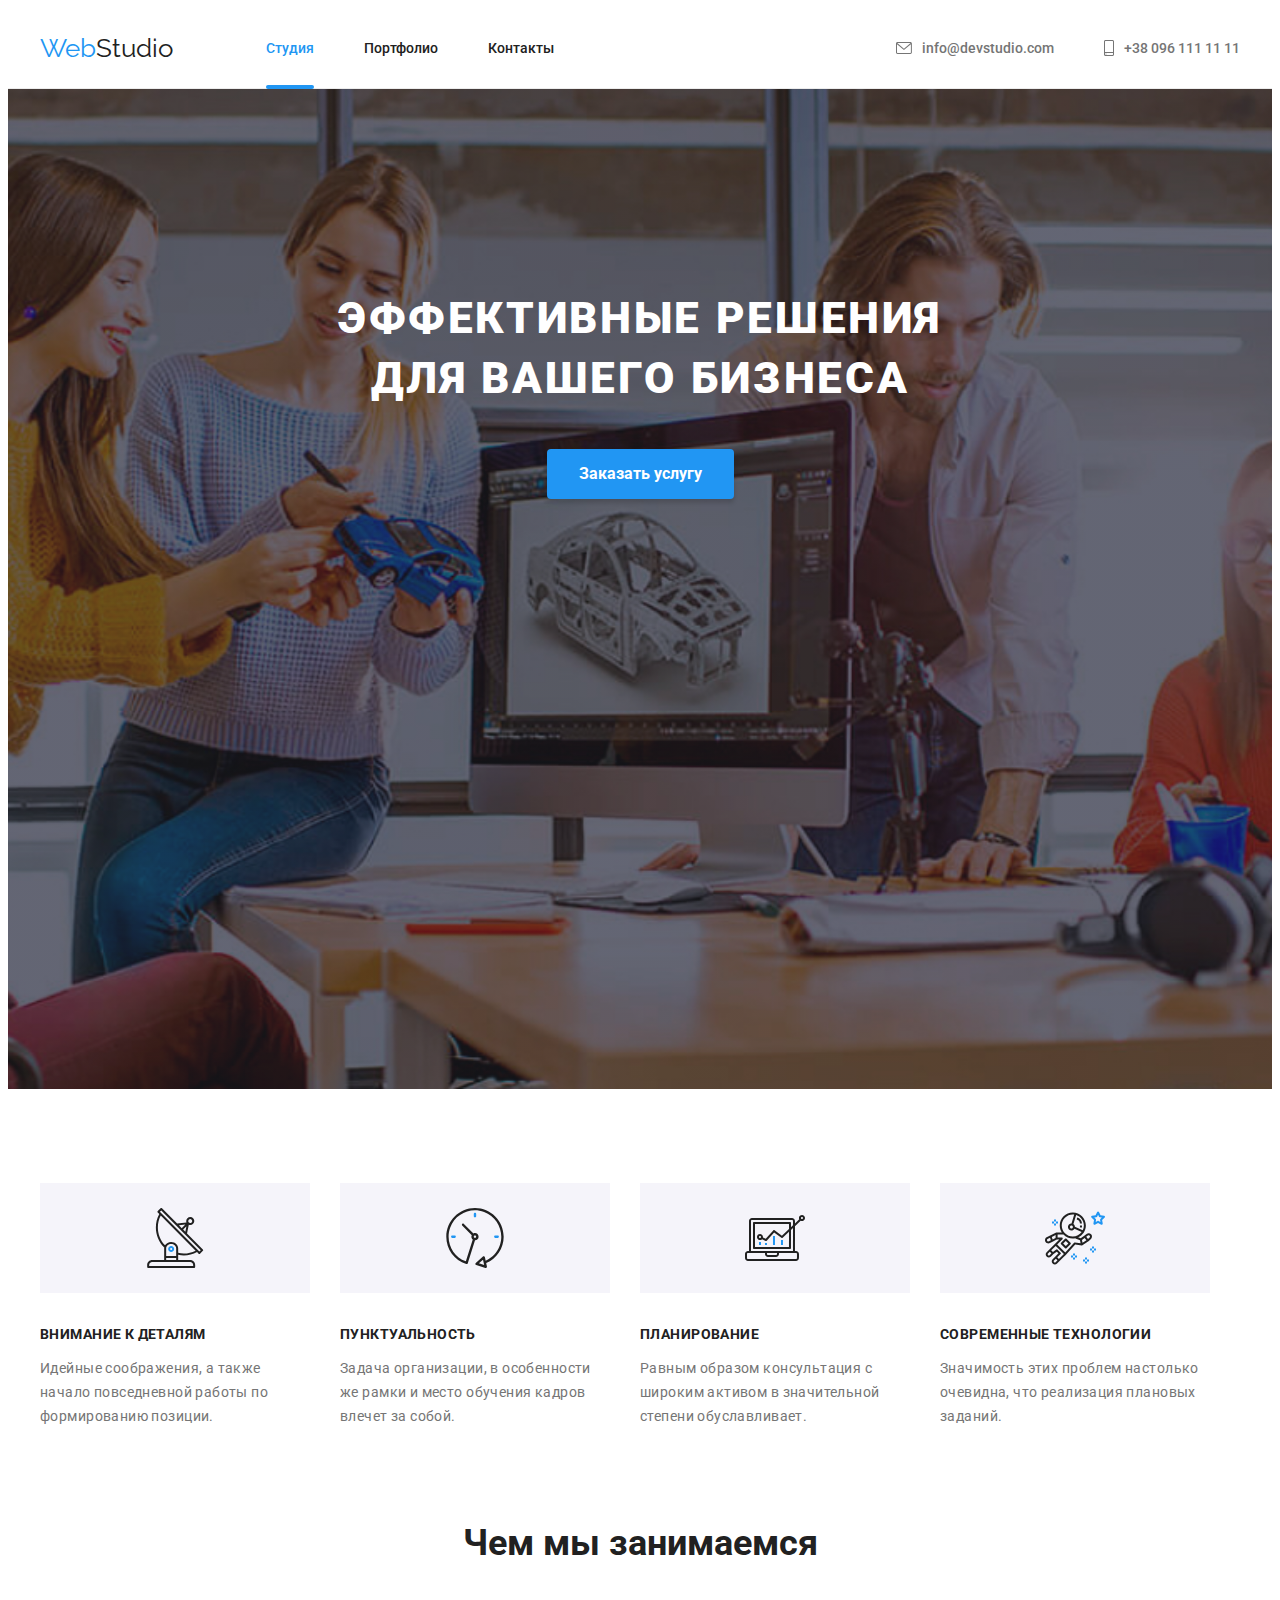
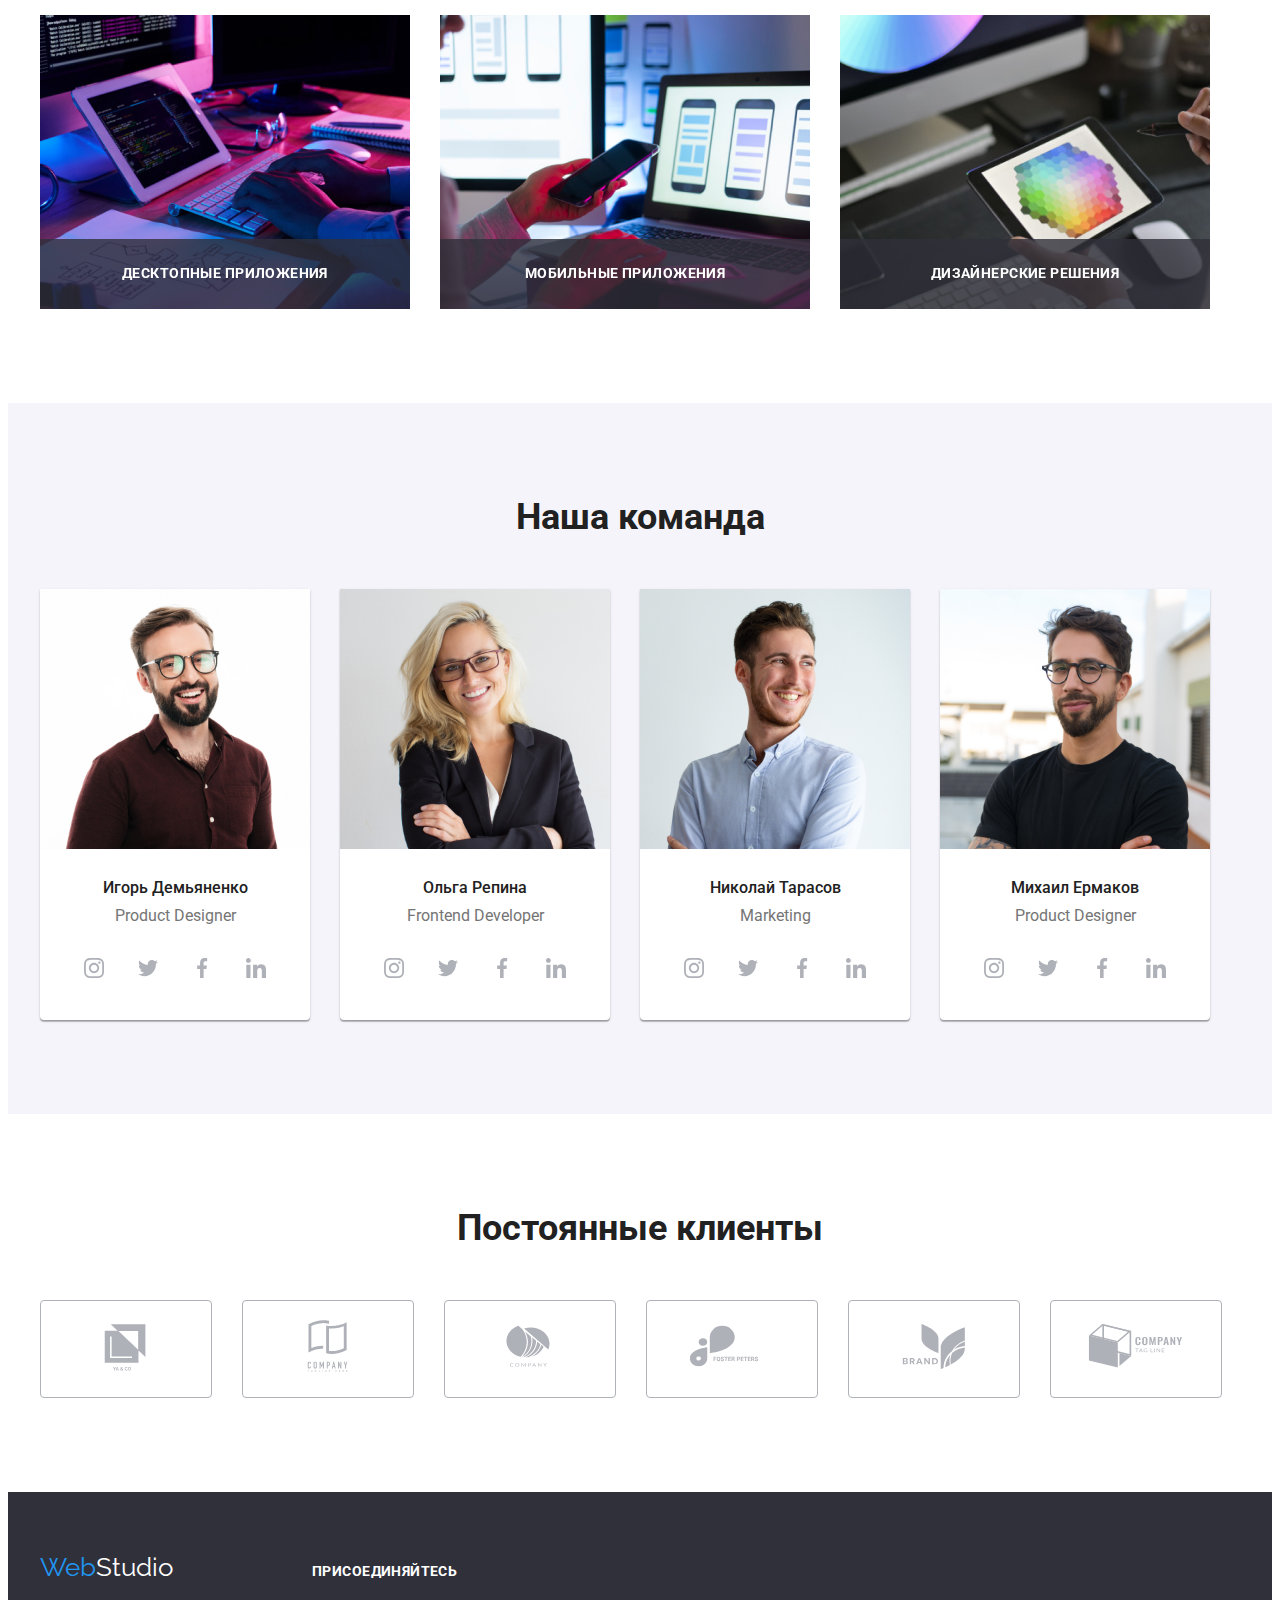
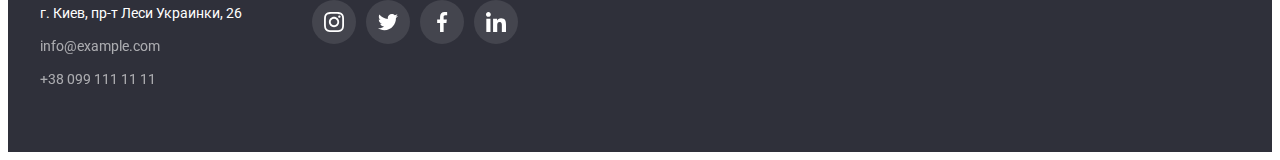
<file: index.html>
<!DOCTYPE html>
<html lang="ru">

<head>
    <meta charset="UTF-8">
    <meta http-equiv="X-UA-Compatible" content="IE=edge">
    <meta name="viewport" content="width=device-width, initial-scale=1.0">
    <title>Web Studio</title>
    <link rel="preconnect" href="https://fonts.googleapis.com">
    <link rel="preconnect" href="https://fonts.gstatic.com" crossorigin>
    <link
        href="https://fonts.googleapis.com/css2?family=Raleway:wght@700&family=Roboto:wght@400;500;700;900&display=swap"
        rel="stylesheet">
    <link rel="stylesheet" href="https://cdnjs.cloudflare.com/ajax/libs/modern-normalize/1.1.0/modern-normalize.min.css"
        integrity="sha512-wpPYUAdjBVSE4KJnH1VR1HeZfpl1ub8YT/NKx4PuQ5NmX2tKuGu6U/JRp5y+Y8XG2tV+wKQpNHVUX03MfMFn9Q=="
        crossorigin="anonymous" referrerpolicy="no-referrer" />
    <link rel="stylesheet" href="./CSS/styles.css" />
</head>

<body>
    <!--Шапка-->
    <header class="header">
        <div class="header-top container">
        <nav class="main-nav">
            <a href="./index.html" class="logo-hd">Web<span class="logo-hd-half">Studio</span></a>
            <ul class="nav list">
                <li class="item"><a class="nav-li current link" href="./index.html">Студия</a></li>
                <li class="item"><a class="nav-li link" href="./portfolio.html">Портфолио</a></li>
                <li class="item"><a class="nav-li link" href="">Контакты</a></li>
            </ul>
        </nav>
        <ul class="address list">
                <li class="item">
                    <a class="address-li link" href="mailto:info@devstudio.com">
                    <svg class="icon-envelope" width="16" height="12">
                        <use href="./images/icons.svg#icon-envelope"></use>
                    </svg>
                    info@devstudio.com</a>
                </li>

                <li class="item">
                    <a class="address-li link" href="tel:+380961111111">
                    <svg class="icon-smartphone" width="10" height="16">
                        <use href="./images/icons.svg#icon-smartphone"></use>
                    </svg>
                    +38 096 111 11 11</a>
                </li>
        </ul>
        </div>
    </header>

    <!--Основа-->
    
    <main>
        <!--Суть и Кнопка-->
        <section class="hero overlay">
            <h1 class="hero-title">Эффективные решения для вашего бизнеса</h1>
            
            <button class="button" type="button" data-modal-open>Заказать услугу</button>
                <div class="backdrop is-hidden" data-modal>
                    <div class="modal">
                        <button type="button" class="icon-close" data-modal-close>
                            <svg class="icon-close-logo">
                                <use href="./images/symbol-defs.svg#icon-close"></use>
                            </svg>
                        </button>
                    </div>
                </div>
                
        </section>
        <!--Особенности-->
        <section class="descr-features">
            <div class="container">
                <h2 class="visually-hidden">Особенности</h2>
                <ul class="features list">
                    <li class="item">
                        <div class="icon-log-desc">
                            <svg class="icon-logo" width="70" height="70">
                                <use href="./images/icons.svg#icon-antena"></use>
                            </svg>
                        </div>
                        <h3 class="title">Внимание к деталям</h3>
                        <p>Идейные соображения, а также начало повседневной работы по формированию позиции.</p>
                    </li>
                    <li class="item">
                        <div class="icon-log-desc">
                            <svg class="icon-logo" width="70" height="70">
                                <use href="./images/icons.svg#icon-clock1"></use>
                            </svg>
                        </div>
                        <h3 class="title">Пунктуальность</h3>
                        <p>Задача организации, в особенности же рамки и место обучения кадров влечет за собой.</p>
                    </li>
                    <li class="item">
                        <div class="icon-log-desc">
                            <svg class="icon-logo" width="70" height="70">
                                <use href="./images/icons.svg#icon-diagram1"></use>
                            </svg>
                        </div>
                        <h3 class="title">Планирование</h3>
                        <p>Равным образом консультация с широким активом в значительной степени обуславливает.</p>
                    </li>
                    <li class="item">
                        <div class="icon-log-desc">
                            <svg class="icon-logo" width="70" height="70">
                                <use href="./images/icons.svg#icon-astronaut1"></use>
                            </svg>
                        </div>
                        <h3 class="title">Современные технологии</h3>
                        <p>Значимость этих проблем настолько очевидна, что реализация плановых заданий.</p>
                    </li>
                </ul>
            </div>
        </section>

        <!--Чем мы занимаемся-->
        
        <section class="descr-gallery">
            <div class="container">
                <h2 class="section-title">Чем мы занимаемся</h2>
                <ul class="gallery list">
                    <li class="item">
                        <div class="box-descr">
                        <img src="./images/box-1.jpg" alt="Планшет" width="370">
                        <div class="overlay-descr">
                        <p class="overlay-descr-text">Десктопные приложения</p>
                        </div>
                        </div>
                    </li>
                    <li class="item">
                        <div class="box-descr">
                         <img src="./images/box-2.jpg" alt="Телефон и клава" width="370">
                        <div class="overlay-descr">
                        <p class="overlay-descr-text">Мобильные приложения</p>
                        </div>
                        </div>
                    </li>
                    <li class="item">
                        <div class="box-descr">
                        <img src="./images/box-3.jpg" alt="Планшет и клава" width="370">
                        <div class="overlay-descr">
                        <p class="overlay-descr-text">Дизайнерские решения</p>
                        </div>
                        </div>
                    </li>
                </ul>
            </div>
        </section>

        <!--Команда-->
        
        <section class="descr-team">
            <div class="container">
                <h2 class="team-title">Наша команда</h2>
                <ul class="team-list">
                    <li class="team-shadow"><img src="./images/photo-4.jpg" alt="Игорь Демьяненко" width="270">
                        <div class="member-box">
                        <h3 class="name"> Игорь Демьяненко</h3>
                        <p class="team-disc">Product Designer</p>
                        <ul class="social">
                            <li class="social-item">
                                <a class="social-link" href="#">
                                    <svg class="social-icon">
                                        <use href="./images/icons.svg#icon-instagram"></use>
                                    </svg>
                                </a>
                            </li>
                            <li class="social-item">
                                <a class="social-link" href="#">
                                    <svg class="social-icon">
                                        <use href="./images/icons.svg#icon-twitter1"></use>
                                    </svg>
                                </a>
                            </li>
                            <li class="social-item">
                                <a class="social-link" href="#">
                                    <svg class="social-icon">
                                        <use href="./images/icons.svg#icon-facebook"></use>
                                    </svg>
                                </a>
                            </li>
                            <li class="social-item">
                                <a class="social-link" href="#">
                                    <svg class="social-icon">
                                        <use href="./images/icons.svg#icon-linkedin"></use>
                                    </svg>
                                </a>
                            </li>
                        </ul>
                        </div>
                    </li>
                    <li class="team-shadow"><img src="./images/photo-1.jpg" alt="Ольга Репина" width="270">
                        <div class="member-box">
                        <h3 class="name"> Ольга Репина</h3>
                        <p class="team-disc">Frontend Developer</p>
                        <ul class="social">
                            <li class="social-item">
                                <a class="social-link" href="#">
                                    <svg class="social-icon">
                                        <use href="./images/icons.svg#icon-instagram"></use>
                                    </svg>
                                </a>
                            </li>
                            <li class="social-item">
                                <a class="social-link" href="#">
                                    <svg class="social-icon">
                                        <use href="./images/icons.svg#icon-twitter1"></use>
                                    </svg>
                                </a>
                            </li>
                            <li class="social-item">
                                <a class="social-link" href="#">
                                    <svg class="social-icon">
                                        <use href="./images/icons.svg#icon-facebook"></use>
                                    </svg>
                                </a>
                            </li>
                            <li class="social-item">
                                <a class="social-link" href="#">
                                    <svg class="social-icon">
                                        <use href="./images/icons.svg#icon-linkedin"></use>
                                    </svg>
                                </a>
                            </li>
                        </ul>
                        </div>
                    </li>
                    <li class="team-shadow"><img src="./images/photo-2.jpg" alt="Николай Тарасов" width="270">
                        <div class="member-box">
                        <h3 class="name"> Николай Тарасов</h3>
                        <p class="team-disc">Marketing</p>
                        <ul class="social">
                            <li class="social-item">
                                <a class="social-link" href="#">
                                    <svg class="social-icon">
                                        <use href="./images/icons.svg#icon-instagram"></use>
                                    </svg>
                                </a>
                            </li>
                            <li class="social-item">
                                <a class="social-link" href="#">
                                    <svg class="social-icon">
                                        <use href="./images/icons.svg#icon-twitter1"></use>
                                    </svg>
                                </a>
                            </li>
                            <li class="social-item">
                                <a class="social-link" href="#">
                                    <svg class="social-icon">
                                        <use href="./images/icons.svg#icon-facebook"></use>
                                    </svg>
                                </a>
                            </li>
                            <li class="social-item">
                                <a class="social-link" href="#">
                                    <svg class="social-icon">
                                        <use href="./images/icons.svg#icon-linkedin"></use>
                                    </svg>
                                </a>
                            </li>
                        </ul>
                        </div>
                    </li>
                    <li class="team-shadow"><img src="./images/photo-3.jpg" alt="Михаил Ермаков" width="270">
                        <div class="member-box">
                        <h3 class="name"> Михаил Ермаков</h3>
                        <p class="team-disc">Product Designer</p>
                        <ul class="social">
                            <li class="social-item">
                                <a class="social-link" href="#">
                                    <svg class="social-icon">
                                        <use href="./images/icons.svg#icon-instagram"></use>
                                    </svg>
                                </a>
                            </li>
                            <li class="social-item">
                                <a class="social-link" href="#">
                                    <svg class="social-icon">
                                        <use href="./images/icons.svg#icon-twitter1"></use>
                                    </svg>
                                </a>
                            </li>
                            <li class="social-item">
                                <a class="social-link" href="#">
                                    <svg class="social-icon">
                                        <use href="./images/icons.svg#icon-facebook"></use>
                                    </svg>
                                </a>
                            </li>
                            <li class="social-item">
                                <a class="social-link" href="#">
                                    <svg class="social-icon">
                                        <use href="./images/icons.svg#icon-linkedin"></use>
                                    </svg>
                                </a>
                            </li>
                        </ul>
                        </div>
                    </li>
                </ul>
            </div>
        </section>

    <!--Клиенты-->
        <section class="descr-clients">
            <div class="container">
                <h2 class="clients-title">Постоянные клиенты</h2>
                    <ul class="clients-list">
                        <li class="clients-li item">
                        <a href="#" class="clients-link link">
                            <svg class="icon-logo" width="106" height="60">
                                <use href="./images/icons.svg#icon-Logo"></use>
                            </svg>
                        </a>
                        </li>
                        <li class="clients-li item">
                        <a href="#" class="clients-link link">
                            <svg class="icon-logo" width="106" height="60">
                                <use href="./images/icons.svg#icon-Logo1"></use>
                            </svg>
                            </a>
                        </li>
                        <li class="clients-li item">
                        <a href="#" class="clients-link link">
                            <svg class="icon-logo" width="106" height="60">
                                <use href="./images/icons.svg#icon-Logo2"></use>
                            </svg>
                            </a>
                        </li>
                        <li class="clients-li item">
                        <a href="#" class="clients-link link">
                            <svg class="icon-logo" width="106" height="60">
                                <use href="./images/icons.svg#icon-Logo3"></use>
                            </svg>
                            </a>
                        </li>
                        <li class="clients-li item">
                        <a href="#" class="clients-link link">
                            <svg class="icon-logo" width="106" height="60">
                                <use href="./images/icons.svg#icon-Logo4"></use>
                            </svg>
                            </a>
                        </li>
                        <li class="clients-li item">
                        <a href="#" class="clients-link link">
                            <svg class="icon-logo" width="106" height="60">
                                <use href="./images/icons.svg#icon-Logo5"></use>
                            </svg>
                            </a>
                        </li>

                    </ul>
            </div>
        </section>
    </main>

    <!--Футтер-->
    
    <footer class="footer">
        <div class="container footer-content">
            <div>
            <a class="logo-ft link" href="/">Web<span class="logo-ft-half">Studio</span></a>
                <address>
                 <p class="address-fiz">г. Киев, пр-т Леси Украинки, 26</p>
                    <ul class="address-foot list">
                        <li class="item"><a class="foot-li link" href="mailto:info@example.com">info@example.com</a></li>
                        <li class="item"><a class="foot-li link" href="tel:+380991111111">+38 099 111 11 11</a></li>
                    </ul>
                </address>
            </div>
            <div class="join-content">
                <p class="join">Присоединяйтесь</p>
                <ul class="join-list list">
                    <li class="item"><a class="join-link link" href="#">
                                <svg class="join-link-icon">
                                    <use href="./images/icons.svg#icon-instagram"></use>
                                </svg>
                        </a>
                    </li>
                    <li class="item"><a class="join-link link" href="#">
                            <svg class="join-link-icon">
                                    <use href="./images/icons.svg#icon-twitter1"></use>
                                </svg>
                             </a>
                    </li>
                    <li class="item"><a class="join-link link" href="#">
                            <svg class="join-link-icon">
                                    <use href="./images/icons.svg#icon-facebook"></use>
                                </svg>
                             </a>
                    </li>
                    <li class="item"><a class="join-link link" href="#">
                            <svg class="join-link-icon">
                                    <use href="./images/icons.svg#icon-linkedin"></use>
                                </svg>
                            </a>
                    </li>
                </ul>
            </div>
        </div>
    </footer>
    <script src="./js/modal.js"></script>
</body>

</html>
</file>
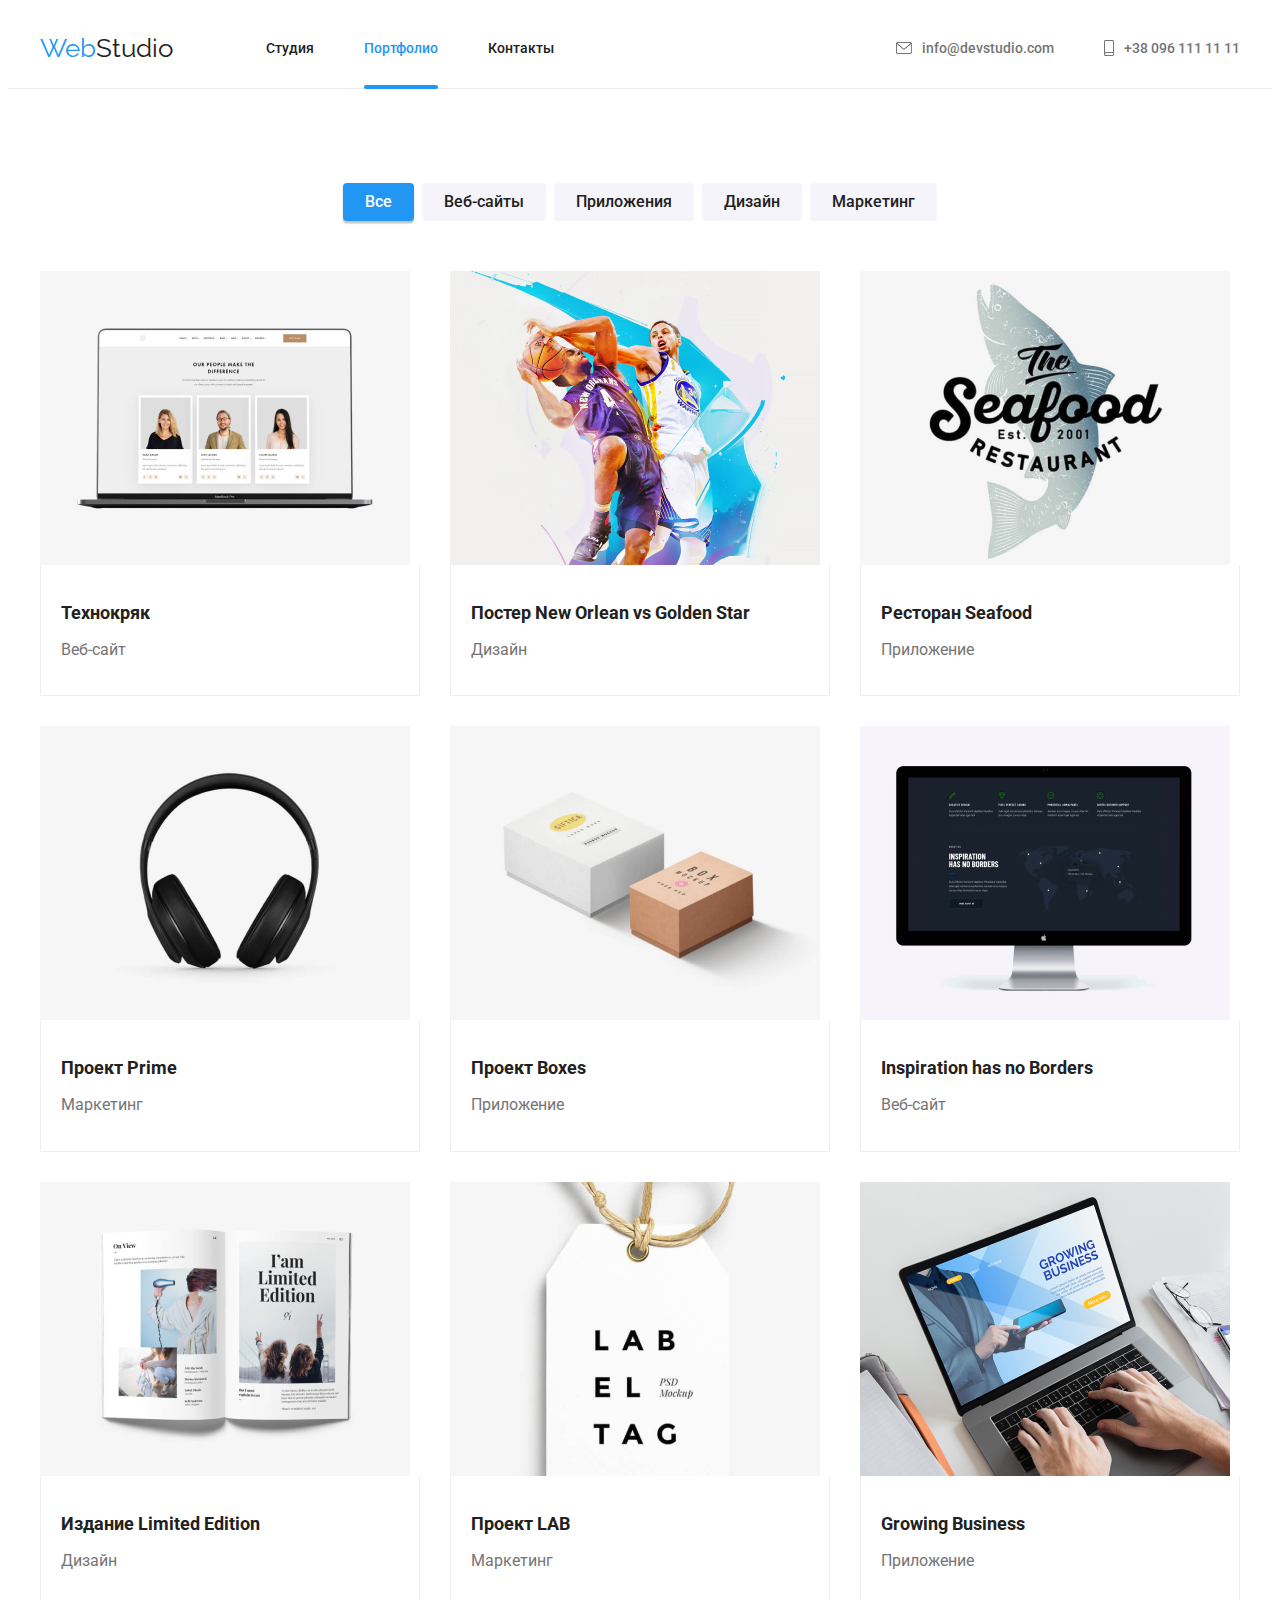
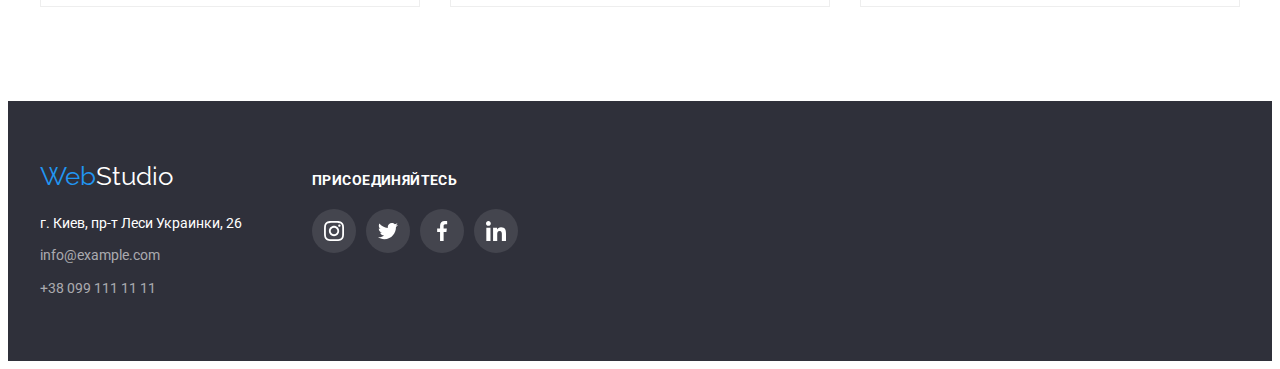
<file: portfolio.html>
<!DOCTYPE html>
<html lang="ru">

<head>
    <meta charset="UTF-8">
    <meta http-equiv="X-UA-Compatible" content="IE=edge">
    <meta name="viewport" content="width=device-width, initial-scale=1.0">
    <title>Portfolio</title>
    <link rel="preconnect" href="https://fonts.googleapis.com">
    <link rel="preconnect" href="https://fonts.gstatic.com" crossorigin>
    <link
        href="https://fonts.googleapis.com/css2?family=Raleway:wght@700&family=Roboto:wght@400;500;700;900&display=swap"
        rel="stylesheet">
    <link rel="stylesheet" href="https://cdnjs.cloudflare.com/ajax/libs/modern-normalize/1.1.0/modern-normalize.min.css"
        integrity="sha512-wpPYUAdjBVSE4KJnH1VR1HeZfpl1ub8YT/NKx4PuQ5NmX2tKuGu6U/JRp5y+Y8XG2tV+wKQpNHVUX03MfMFn9Q=="
        crossorigin="anonymous" referrerpolicy="no-referrer" />
    <link rel="stylesheet" href="./CSS/styles.css">
</head>

<body>
    

    <!--Шапка-->
    <header class="header">
        <div class="header-top container">
            <nav class="main-nav">
                <a href="./index.html" class="logo-hd">Web<span class="logo-hd-half">Studio</span></a>
                <ul class="nav list">
                    <li class="item"><a class="nav-li link" href="./index.html">Студия</a></li>
                    <li class="item"><a class="nav-li current link" href="./portfolio.html">Портфолио</a></li>
                    <li class="item"><a class="nav-li link" href="">Контакты</a></li>
                </ul>
            </nav>
            <ul class="address list">
                <li class="item">
                    <a class="address-li link" href="mailto:info@devstudio.com">
                        <svg class="icon-envelope" width="16" height="12">
                            <use href="./images/icons.svg#icon-envelope"></use>
                        </svg>
                        info@devstudio.com</a>
                </li>
            
                <li class="item">
                    <a class="address-li link" href="tel:+380961111111">
                        <svg class="icon-smartphone" width="10" height="16">
                            <use href="./images/icons.svg#icon-smartphone"></use>
                        </svg>
                        +38 096 111 11 11</a>
                </li>
            </ul>
        </div>
    </header>

    <!--Основа-->
    
    <main>
        <h1 class="page-title">Portfolio</h1>
        <!-- Кнопки -->
        <section class="descr-projects">
            <div class="container">
                <h2 class="visually-hidden">Наши проекты</h2>
                <ul class="filtres list">
                    <li class="item"><button class="buttons current" type="button">Все</button></li>
                    <li class="item"><button class="buttons" type="button">Веб-сайты</button></li>
                    <li class="item"><button class="buttons" type="button">Приложения</button></li>
                    <li class="item"><button class="buttons" type="button">Дизайн</button></li>
                    <li class="item"><button class="buttons" type="button">Маркетинг</button></li>
                </ul>

                <!-- Примеры проектов  -->
                <ul class="projects list">
                    <li class="projects-border"><a href="#" class="projects-link">
                        <div class="img-thumb">
                            <img src="./images/technocryak.jpg" alt="Технокряк" width="370">
                            <div class="overlay-projects">
                                <p>
                                    Технокряк это современная площадка распространения коронавируса. Компании используют эту платформу для цифрового
                                    шпионажа и атак на защищённые сервера конкурентов.
                                </p>
                            </div>
                        </div>
                        <div class="projects-box">
                            <h3 class="projects-title-color">Технокряк</h3>
                            <p class="projects-disc">Веб-сайт</p>
                        </div>    
                        </a>
                    </li>
                    <li class="projects-border"><a href="#" class="projects-link">
                        <div class="img-thumb">
                        <img src="./images/new-orlean.jpg" alt="New Orlean" width="370">
                            <div class="overlay-projects">
                                <p>
                                    Технокряк это современная площадка распространения коронавируса. Компании используют эту платформу для цифрового
                                    шпионажа и атак на защищённые сервера конкурентов.
                                </p>
                            </div>
                            </div>
                        <div class="projects-box">
                            <h3 class="projects-title-color">Постер New Orlean vs Golden Star</h3>
                            <p class="projects-disc">Дизайн</p>
                            </div>
                        </a></li>
                    <li class="projects-border"><a href="#" class="projects-link">
                        <div class="img-thumb">
                        <img src="./images/seafood.jpg" alt="Seafood" width="370">
                            <div class="overlay-projects">
                                <p>
                                    Технокряк это современная площадка распространения коронавируса. Компании используют эту платформу для цифрового
                                    шпионажа и атак на защищённые сервера конкурентов.
                                </p>
                            </div>
                            </div>
                        <div class="projects-box">
                            <h3 class="projects-title-color">Ресторан Seafood</h3>
                            <p class="projects-disc">Приложение</p>
                            </div>
                        </a></li>
                    <li class="projects-border"><a href="#" class="projects-link">
                        <div class="img-thumb">
                        <img src="./images/project-prime.jpg" alt="Prime" width="370">
                            <div class="overlay-projects">
                                <p>
                                    Технокряк это современная площадка распространения коронавируса. Компании используют эту платформу для цифрового
                                    шпионажа и атак на защищённые сервера конкурентов.
                                </p>
                            </div>
                            </div>
                        <div class="projects-box">
                            <h3 class="projects-title-color">Проект Prime</h3>
                            <p class="projects-disc">Маркетинг</p>
                            </div>
                        </a></li>
                    <li class="projects-border"><a href="#" class="projects-link">
                        <div class="img-thumb">
                        <img src="./images/project-boxes.jpg" alt="Boxes" width="370">
                            <div class="overlay-projects">
                                <p>
                                    Технокряк это современная площадка распространения коронавируса. Компании используют эту платформу для цифрового
                                    шпионажа и атак на защищённые сервера конкурентов.
                                </p>
                            </div>
                            </div>
                        <div class="projects-box">
                            <h3 class="projects-title-color">Проект Boxes</h3>
                            <p class="projects-disc">Приложение</p>
                            </div>
                        </a></li>
                    <li class="projects-border"><a href="#" class="projects-link">
                        <div class="img-thumb">
                        <img src="./images/no-borders.jpg" alt="No Borders" width="370">
                            <div class="overlay-projects">
                                <p>
                                    Технокряк это современная площадка распространения коронавируса. Компании используют эту платформу для цифрового
                                    шпионажа и атак на защищённые сервера конкурентов.
                                </p>
                            </div>
                            </div>
                        <div class="projects-box">
                            <h3 class="projects-title-color">Inspiration has no Borders</h3>
                            <p class="projects-disc">Веб-сайт</p>
                            </div>
                        </a></li>
                    <li class="projects-border"><a href="#" class="projects-link">
                        <div class="img-thumb">
                        <img src="./images/limited-edition.jpg" alt="Limited Edition" width="370">
                            <div class="overlay-projects">
                                <p>
                                    Технокряк это современная площадка распространения коронавируса. Компании используют эту платформу для цифрового
                                    шпионажа и атак на защищённые сервера конкурентов.
                                </p>
                            </div>
                            </div>
                        <div class="projects-box">
                            <h3 class="projects-title-color">Издание Limited Edition</h3>
                            <p class="projects-disc">Дизайн</p>
                            </div>
                        </a></li>
                    <li class="projects-border"><a href="#" class="projects-link">
                       <div class="img-thumb">
                        <img src="./images/lab.jpg" alt="Лаба" width="370">
                            <div class="overlay-projects">
                                <p>
                                    Технокряк это современная площадка распространения коронавируса. Компании используют эту платформу для цифрового
                                    шпионажа и атак на защищённые сервера конкурентов.
                                </p>
                            </div>
                            </div>
                        <div class="projects-box">
                            <h3 class="projects-title-color">Проект LAB</h3>
                            <p class="projects-disc">Маркетинг</p>
                            </div>
                        </a></li>
                    <li class="projects-border"><a href="#" class="projects-link">
                        <div class="img-thumb">
                        <img src="./images/growing.jpg" alt="Growing" width="370">
                           <div class="overlay-projects">
                                <p>
                                    Технокряк это современная площадка распространения коронавируса. Компании используют эту платформу для цифрового
                                    шпионажа и атак на защищённые сервера конкурентов.
                                </p>
                            </div>
                            </div> 
                        <div class="projects-box">
                            <h3 class="projects-title-color">Growing Business</h3>
                            <p class="projects-disc">Приложение</p>
                            </div>
                        </a></li>
                </ul>
            </div>
        </section>
    </main>

    <!--Футтер-->

    <footer class="footer">
        <div class="container footer-content">
            <div>
                <a class="logo-ft link" href="/">Web<span class="logo-ft-half">Studio</span></a>
                <address>
                    <p class="address-fiz">г. Киев, пр-т Леси Украинки, 26</p>
                    <ul class="address-foot list">
                        <li class="item"><a class="foot-li link" href="mailto:info@example.com">info@example.com</a></li>
                        <li class="item"><a class="foot-li link" href="tel:+380991111111">+38 099 111 11 11</a></li>
                    </ul>
                </address>
            </div>
            <div class="join-content">
                <p class="join">Присоединяйтесь</p>
                <ul class="join-list list">
                    <li class="item"><a class="join-link link" href="#">
                            <svg class="join-link-icon">
                                <use href="./images/icons.svg#icon-instagram"></use>
                            </svg>
                        </a>
                    </li>
                    <li class="item"><a class="join-link link" href="#">
                            <svg class="join-link-icon">
                                <use href="./images/icons.svg#icon-twitter1"></use>
                            </svg>
                        </a>
                    </li>
                    <li class="item"><a class="join-link link" href="#">
                            <svg class="join-link-icon">
                                <use href="./images/icons.svg#icon-facebook"></use>
                            </svg>
                        </a>
                    </li>
                    <li class="item"><a class="join-link link" href="#">
                            <svg class="join-link-icon">
                                <use href="./images/icons.svg#icon-linkedin"></use>
                            </svg>
                        </a>
                    </li>
                </ul>
            </div>
        </div>
    </footer>
</body>

</html>
</file>
<file: CSS/styles.css>
:root {
  --primary-text-color: #757575;
  --tittle-text-color: #212121;
  --accent-color: #2196f3;
  --secondary-text-color: #ffffff;
  --background-color: #2f303a;
  --button-background-color: #188ce8;
  --unique-color: rgba(255, 255, 255, 0.6);
  --unique-background-color: #f5f4fa;
  --social-footer-bg-color: rgba(255, 255, 255, 0.1);
  --features-bg-color: rgba(245, 244, 250, 1);
  --social-link-color: #afb1b8;
  --cubic-anim: 250ms cubic-bezier(0.4, 0, 0.2, 1);
}
/* Global styles */

body {
  font-family: "Raleway", sans-serif;
  font-family: "Roboto", sans-serif;
  color: var(--primary-text-color);
  background-color: var(--secondary-text-color);
}

h1,
h2,
h3,
h4,
h5,
h6,
p,
ul {
  margin: 0;
  padding: 0;
}

.list {
  list-style: none;
}

link {
  text-decoration: none;
}

a {
  text-decoration: none;
}
img {
  display: block;
  max-width: 100%;
  height: auto;
}

.container {
  width: 1200px;
  margin: 0 auto;
  padding: 0 15px;
}

/* logo header styles */

.logo-hd {
  font-family: "Raleway", sans-serif;
  font-size: 26px;
  line-height: 1.17;
  text-decoration: none;
  color: var(--accent-color);
}

.logo-hd-half {
  color: var(--tittle-text-color);
}

/* nav styles */

.header {
  border-bottom: #ececec 1px solid;
}

.header-top {
  display: flex;
}

.main-nav {
  display: flex;
  align-items: center;
}

.nav {
  display: flex;
  margin-left: 93px;
}

.nav .item + .item {
  margin-left: 50px;
}

.nav .nav-li {
  display: block;
  padding-top: 32px;
  padding-bottom: 32px;
  color: var(--tittle-text-color);
  font-weight: 500;
  font-size: 14px;
  line-height: 1.17;
  position: relative;
  transition: color var(--cubic-anim);
}

.address .address-li {
  padding-top: 32px;
  padding-bottom: 32px;
  font-weight: 500;
  font-size: 14px;
  line-height: 1.17;
  position: relative;
  transition: color var(--cubic-anim);
}

.address {
  display: flex;
  margin-left: auto;
}

.address .item + .item {
  margin-left: 50px;
}

.address-li {
  display: flex;
  align-items: center;
  color: var(--primary-text-color);
}

.nav .nav-li.current,
.address-li:hover,
.address-li:focus,
.nav .nav-li:hover,
.nav .nav-li:focus {
  color: var(--accent-color);
}

.nav-li.current::after {
  content: "";
  position: absolute;
  left: 0;
  bottom: -1px;
  width: 100%;
  height: 4px;
  border-radius: 2px;
  background-color: var(--accent-color);
  background-size: contain;
  transition: color var(--cubic-anim);
}

.nav-li.current:hover::after {
  transform: scaleX(1);
}

.nav .nav-li.current:focus,
.nav .nav-li.current:hover {
  color: var(--button-background-color);
}

.icon-envelope {
  fill: currentColor;
  margin-right: 10px;
}

.icon-smartphone {
  fill: currentColor;
  margin-right: 10px;
}

/*Main*/

.visually-hidden {
  position: absolute;
  width: 1px;
  height: 1px;
  margin: -1px;
  border: 0;
  padding: 0;
  white-space: nowrap;
  clip-path: inset(100%);
  clip: rect(0 0 0 0);
  overflow: hidden;
}

.hero {
  padding: 200px 0;
  text-align: center;
}

.overlay {
  margin-left: auto;
  margin-right: auto;
  max-width: 1600px;
  min-width: 1200px;
  height: 600px;
  background-image: linear-gradient(
      to bottom,
      rgba(47, 48, 58, 0.4),
      rgba(47, 48, 58, 0.4)
    ),
    url("../images/mainback.jpg");
  background-repeat: no-repeat;
  background-position: center;
  background-size: cover;
}

.hero-title {
  margin: 0 auto 40px;
  color: var(--secondary-text-color);
  font-size: 44px;
  max-width: 696px;
  justify-content: center;
  line-height: 1.36;
  font-weight: 900;
  text-transform: uppercase;
  letter-spacing: 0.06em;
}

.button:hover,
.button:focus {
  background-color: var(--button-background-color);
}

.button {
  padding: 10px 32px;
  text-align: center;
  font-size: 16px;
  line-height: 1.9;
  font-weight: 700;
  font-family: inherit;
  color: var(--secondary-text-color);
  background-color: var(--accent-color);
  box-shadow: 0px 4px 4px rgba(0, 0, 0, 0.15);
  border-radius: 4px;
  border: none;
  cursor: pointer;
}

.backdrop {
  position: fixed;
  width: 100%;
  height: 100%;
  left: 0;
  top: 0;
  background-color: rgba(0, 0, 0, 0.5);
  opacity: 1;
  transition: opacity var(--cubic-anim);
}

.backdrop.is-hidden {
  opacity: 0;
  pointer-events: none;
}

.modal {
  position: absolute;
  top: 50%;
  left: 50%;
  transform: translate(-50%, -50%);
  min-width: 528px;
  min-height: 581px;
  background: #ffffff;
  box-shadow: 0px 1px 3px rgba(0, 0, 0, 0.12), 0px 1px 1px rgba(0, 0, 0, 0.14),
    0px 2px 1px rgba(0, 0, 0, 0.2);
  border-radius: 4px;
  transition: transform var(--cubic-anim);
}

.icon-close {
  position: absolute;
  top: 8px;
  right: 8px;
  border: 1px solid rgba(0, 0, 0, 0.1);
  border-radius: 30px;
  display: flex;
  justify-content: center;
  align-items: center;
  padding: 6px;
  background-color: var(--secondary-text-color);
}

.icon-close-logo {
  fill: var(--tittle-text-color);
  width: 18px;
  height: 18px;
}

/* Features */

.descr-features {
  padding: 94px 0;
}

.features {
  display: flex;
  font-size: 14px;
  line-height: 1.71;
  font-weight: 400;
  letter-spacing: 0.03em;
  margin-left: -30px;
}

.icon-log-desc {
  display: flex;
  justify-content: center;
  align-items: center;
  padding: 25px 0;
  fill: currentColor;
  background-color: var(--features-bg-color);
  width: 100%;
  margin-bottom: 30px;
}

.icon-logo {
  width: 70px;
  height: 70px;
}

.features .item {
  margin-left: 30px;
  width: 270px;
}

.title {
  margin-bottom: 10px;
  color: var(--tittle-text-color);
  font-size: 14px;
  line-height: 1.71;
  text-transform: uppercase;
  font-weight: 700;
  width: 270px;
}

/* Gallery */

.descr-gallery {
  padding-bottom: 94px;
}
.section-title {
  margin-bottom: 50px;
  font-size: 36px;
  line-height: 1.16;
  font-weight: 700;
  text-align: center;
  color: var(--tittle-text-color);
}

.gallery {
  display: flex;
  position: relative;
  z-index: 1;
}

.gallery .item + .item {
  margin-left: 30px;
}

.box-descr {
  position: relative;
  height: 294px;
  width: 370px;
  display: flex;
  justify-content: center;
  align-items: center;
  overflow: hidden;
}

.overlay-descr {
  position: absolute;
  bottom: 0;
  left: 0;
  width: 100%;
  height: 70px;
  opacity: 1;
  background-color: rgba(47, 48, 58, 0.8);
}

.overlay-descr-text {
  padding: 27px 82px;
  font-weight: 700;
  font-size: 14px;
  line-height: 1.14;
  text-transform: uppercase;
  text-align: center;
  letter-spacing: 0.03em;
  color: var(--secondary-text-color);
}

/* Team */

.descr-team {
  background-color: var(--unique-background-color);
  padding: 94px 0;
}

.team-title,
.clients-title {
  margin-bottom: 50px;
  font-size: 36px;
  line-height: 1.16;
  font-weight: 700;
  text-align: center;
  color: var(--tittle-text-color);
}

.team-list {
  display: flex;
  text-align: center;
  font-size: 16px;
  line-height: 1.17;
  list-style: none;
}

.team-list .team-shadow + .team-shadow {
  margin-left: 30px;
}

.team-shadow {
  width: 270px;
  box-shadow: 0px 1px 3px rgba(0, 0, 0, 0.12), 0px 1px 1px rgba(0, 0, 0, 0.14),
    0px 2px 1px rgba(0, 0, 0, 0.2);
  border-radius: 0px 0px 4px 4px;
  background-color: #fff;
}

.member-box {
  padding: 30px 20px;
}

.name {
  margin-bottom: 10px;
  color: var(--tittle-text-color);
  font-size: 16px;
  line-height: 1.17;
  font-weight: 500;
}

.team-disc {
  margin: 0px;
}

.social {
  display: flex;
  justify-content: center;
  margin-top: 20px;
  list-style: none;
  padding: 0;
}
.social-item:not(:last-child) {
  margin-right: 10px;
}
.social-link {
  display: flex;
  padding: 12px;
  border-radius: 50%;
  transition: background-color var(--cubic-anim);
}
.social-icon {
  fill: var(--social-link-color);
  width: 20px;
  height: 20px;
  transition: fill var(--cubic-anim);
}
.social-link:hover,
.social-link:focus {
  background-color: var(--accent-color);
  border-radius: 50%;
  cursor: pointer;
}

.social-link:hover .social-icon {
  fill: var(--secondary-text-color);
  transform: background-color var(--cubic-anim);
  transition: fill var(--cubic-anim);
}

/* Clients */

.descr-clients {
  padding: 94px 0;
}

.clients-list {
  display: flex;
}

.clients-list .item + .item {
  margin-left: 30px;
}

.clients-li {
  display: flex;
  justify-content: center;
  align-items: center;
}

.clients-link {
  padding: 16px 32px;
  border: 1px solid #afb1b8;
  border-radius: 4px;
  transition: border-color var(--cubic-anim);
}

.icon-logo {
  width: 106px;
  height: 60px;
  fill: var(--social-link-color);
  transition: fill var(--cubic-anim);
}

.clients-link:hover .icon-logo,
.clients-link:focus .icon-logo {
  fill: var(--accent-color);
}
.clients-link:hover,
.clients-link:focus {
  border: 1px solid var(--accent-color);
}

/* footer */

.footer {
  background-color: var(--background-color);
  padding: 60px 0;
}

.logo-ft {
  display: inline-block;
  margin-bottom: 20px;
  color: var(--accent-color);
  font-family: "Raleway", sans-serif;
  font-size: 26px;
  line-height: 1.17;
}

.logo-ft-half {
  color: var(--secondary-text-color);
}

.address-fiz {
  margin-bottom: 9px;
  color: var(--secondary-text-color);
}

.address-fiz,
.foot-li {
  align-items: baseline;
  font-style: normal;
  font-size: 14px;
  line-height: 1.7;
}

.address-foot .item:not(:last-child) {
  margin-bottom: 9px;
}

.foot-li {
  color: var(--unique-color);
  position: relative;
  transition: color var(--cubic-anim);
}

.address-foot .foot-li:hover,
.address-foot .foot-li:focus {
  color: var(--accent-color);
}

.footer-content {
  display: flex;
  align-items: baseline;
}

.join-content {
  display: block;
  margin-left: 70px;
}

.join {
  font-weight: 700;
  font-size: 14px;
  line-height: 1.14;
  letter-spacing: 0.03em;
  text-transform: uppercase;
  color: var(--secondary-text-color);
  margin-bottom: 20px;
}

.join-list {
  display: flex;
}

.join-list .item + .item {
  margin-left: 10px;
}

.join-link {
  display: flex;
  justify-content: center;
  align-items: center;
  width: 44px;
  height: 44px;
  border-radius: 50%;
  background-color: var(--social-footer-bg-color);
  cursor: pointer;
  transition: background-color var(--cubic-anim);
}

.join-link-icon {
  width: 20px;
  height: 20px;
  fill: var(--secondary-text-color);
  transition: fill var(--cubic-anim);
}

.join-link:hover,
.join-link:focus {
  background-color: var(--accent-color);
}

/* Portfolio */

.page-title {
  display: none;
  margin: 0;
}

.descr-projects {
  padding: 94px 0;
}

/* Buttons */

.buttons {
  padding: 6px 22px;
  color: var(--tittle-text-color);
  background-color: var(--unique-background-color);
  border: none;
  border-radius: 4px;
  font-family: inherit;
  font-size: 16px;
  line-height: 1.6;
  font-weight: 500;
  cursor: pointer;
  transition: color var(--cubic-anim), background-color var(--cubic-anim),
    box-shadow var(--cubic-anim);
}

.buttons:hover,
.buttons:focus,
.filtres .current {
  box-shadow: 0px 3px 1px rgba(0, 0, 0, 0.1), 0px 1px 2px rgba(0, 0, 0, 0.08),
    0px 2px 2px rgba(0, 0, 0, 0.12);
  color: var(--secondary-text-color);
  background-color: var(--accent-color);
}

.filtres .current:hover,
.filtres .current:focus {
  background-color: var(--button-background-color);
}

.filtres {
  display: flex;
  justify-content: center;
  margin-bottom: 50px;
}

.filtres .item + .item {
  margin-left: 8px;
}

/* Projects */

.projects {
  display: flex;
  flex-wrap: wrap;
  position: relative;
  overflow: hidden;
}

.projects-border {
  margin-right: 30px;
  margin-bottom: 30px;
  width: calc((100% - 2 * 30px) / 3);
  box-sizing: border-box;
}

.projects-border:nth-child(3n) {
  margin-right: 0;
}
.projects-border:nth-last-child(-n + 3) {
  margin-bottom: 0;
}

.projects-link {
  display: block;
  height: 100%;
  color: var(--primary-text-color);
  font-size: 16px;
  line-height: 1.9;
  text-decoration: none;
}

.projects-link:hover,
.projects-link:focus {
  box-shadow: 0px 1px 1px rgba(0, 0, 0, 0.12), 0px 4px 4px rgba(0, 0, 0, 0.06),
    1px 4px 6px rgba(0, 0, 0, 0.16);
  transform: translatex(0);
}

.projects-title-color {
  margin-bottom: 4px;
  font-size: 18px;
  line-height: 2;
  font-weight: 700;
  color: var(--tittle-text-color);
}

.projects-disc {
  width: 370px;
}

.projects-box {
  padding: 30px 20px;
  border-right: 1px solid #eeeeee;
  border-bottom: 1px solid #eeeeee;
  border-left: 1px solid #eeeeee;
}

.img-thumb {
  position: relative;
  overflow: hidden;
}
.img-thumb:hover::before {
  opacity: 1;
}

.projects-link:hover .overlay-projects {
  transform: translatex(0);
  opacity: 1;
}

.overlay-projects {
  position: absolute;
  top: 0;
  left: 0;
  width: 100%;
  height: 100%;
  background-color: rgba(33, 150, 243, 0.9);
  transform: translatey(100%);
  transition: transform var(--cubic-anim);
  opacity: 1;
}

.overlay-projects > p {
  color: #fff;
  padding: 63px 24px;
  margin: 0;
  font-size: 18px;
  line-height: 1.6;
  letter-spacing: 0.03em;
}
</file>
